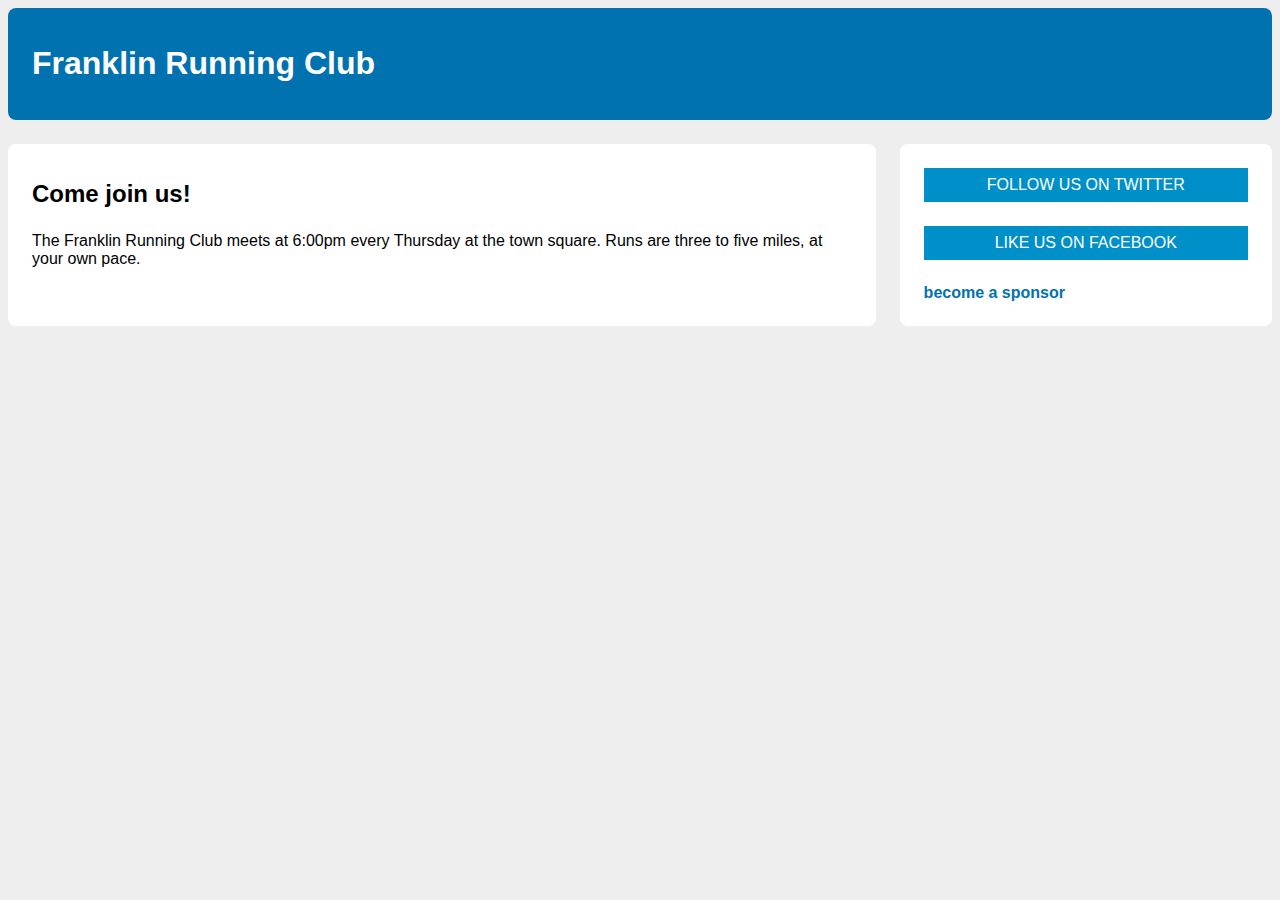
<file: ch03/index.html>
<!DOCTYPE html>
<html lang="en">
<head>
  <meta charset="UTF-8">
  <meta http-equiv="X-UA-Compatible" content="IE=edge">
  <meta name="viewport" content="width=device-width, initial-scale=1.0">
  <title>Document</title>
  <link rel="stylesheet" href="styles.css">
</head>
<body>
  <header>
    <h1>Franklin Running Club</h1>
  </header>
  <div class="container">
    <main class="main">
      <h2>Come join us!</h2>
      <p>
        The Franklin Running Club meets at 6:00pm every Thursday at the town square. Runs are three to five miles, at your own pace.
      </p>
    </main>
    <aside class="sidebar">
      <a href="/twitter" class="button-link">follow us on Twitter</a>
      <a href="/fackbook" class="button-link">like us on Facebook</a>
      <a href="/sponsors" class="sponsor-link">become a sponsor</a>
    </aside>
  </div>
</body>
</html>
</file>
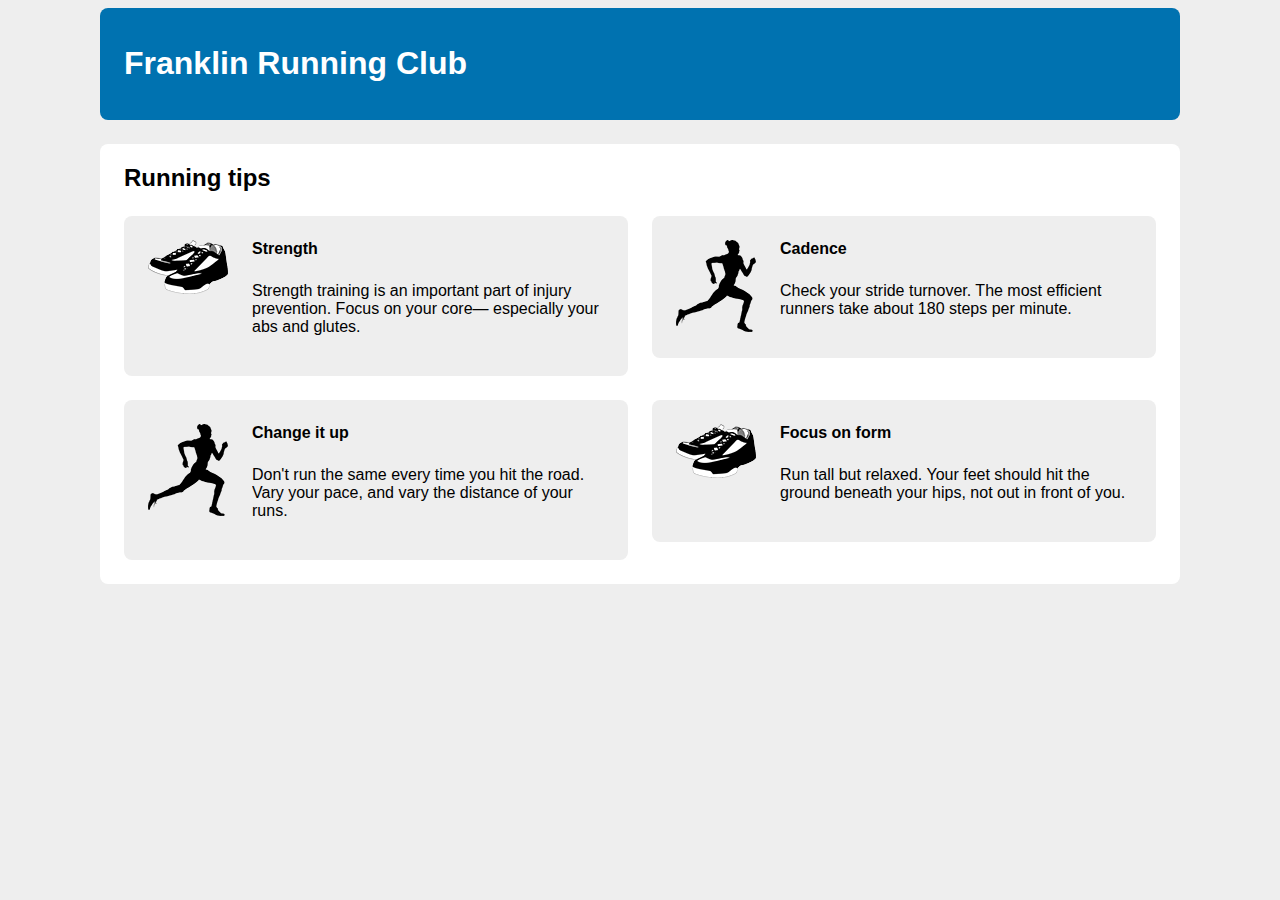
<file: ch04/index.html>
<!doctype html>
<head>
  <link rel="stylesheet" href="styles.css">
</head>

<body>
  <div class="container">
    <header>
      <h1>Franklin Running Club</h1>
    </header>

    <main class="main clearfix">
      <h2>Running tips</h2>

      <div class="row">
        <div class="cloumn-6">
          <div class="media">
            <img class="media-image" src="shoes.png">
            <div class="media-body">
              <h4>Strength</h4>
              <p>
                Strength training is an important part of
                injury prevention. Focus on your core&mdash;
                especially your abs and glutes.
              </p>
            </div>
          </div>
        </div>
        <div class="cloumn-6">
          <div class="media">
            <img class="media-image" src="runner.png">
            <div class="media-body">
              <h4>Cadence</h4>
              <p>
                Check your stride turnover. The most efficient
                runners take about 180 steps per minute.
              </p>
            </div>
          </div>
        </div>
      </div>
      <div class="row">
        <div class="cloumn-6">
          <div class="media">
            <img class="media-image" src="runner.png">
            <div class="media-body">
              <h4>Change it up</h4>
              <p>
                Don't run the same every time you hit the
                road. Vary your pace, and vary the distance
                of your runs.
              </p>
            </div>
          </div>
        </div>
        <div class="cloumn-6">
          <div class="media">
            <img class="media-image" src="shoes.png">
            <div class="media-body">
              <h4>Focus on form</h4>
              <p>
                Run tall but relaxed. Your feet should hit
                the ground beneath your hips, not out in
                front of you.
              </p>
            </div>
          </div>
        </div>
      </div>
    </main>
  </div>
</body>
</file>
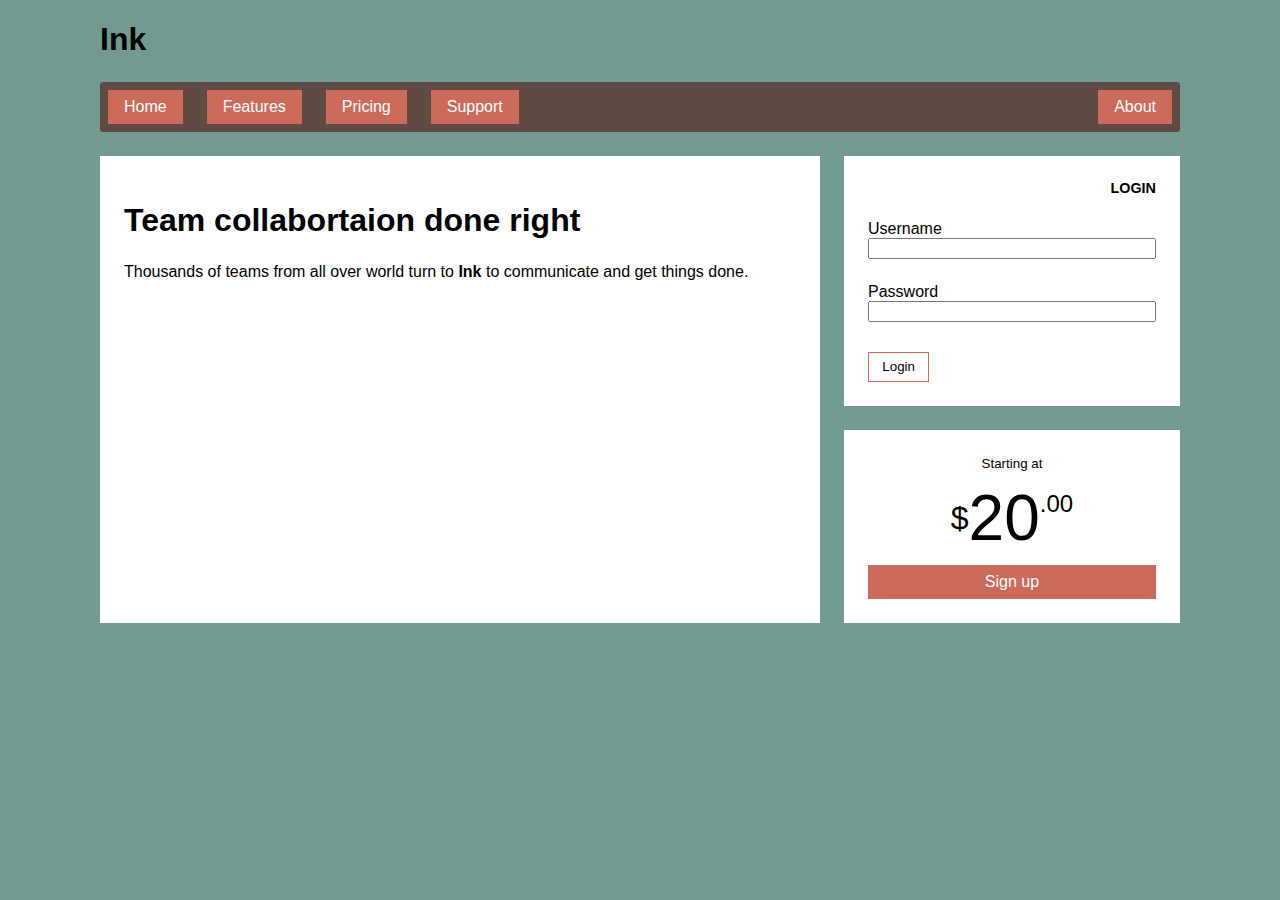
<file: ch05/index.html>
<!DOCTYPE html>
<html lang="en">
<head>
  <meta charset="UTF-8">
  <meta http-equiv="X-UA-Compatible" content="IE=edge">
  <meta name="viewport" content="width=device-width, initial-scale=1.0">
  <title>Flexbox</title>
  <link rel="stylesheet" href="styles.css">
</head>
<body>
  <div class="container">
    <header>
      <h1>Ink</h1>
    </header>
    <nav>
      <ul class="site-nav">
        <li><a href="/">Home</a></li>
        <li><a href="/features">Features</a></li>
        <li><a href="/pricing">Pricing</a></li>
        <li><a href="/support">Support</a></li>
        <li class="nav-right"><a href="/about">About</a></li>
      </ul>
    </nav>
    <main class="flex">
      <div class="column-main tile">
        <h1>Team collabortaion done right</h1>
        <p>Thousands of teams from all over world turn to <b>Ink</b> to communicate and get things done.</p>
      </div>
      <div class="column-side">
        <div class="tile">
          <form class="login-form">
            <h3>Login</h3>
            <p>
              <label for="username">Username</label>
              <input type="text" id="username" name="username" />
            </p>
            <p>
              <label for="password">Password</label>
              <input type="password" id="password" name="pasword" />
            </p>
            <button type="submit">Login</button>
          </form>
        </div>
        <div class="tile centered">
          <small>Starting at</small>
          <div class="cost">
            <span class="cost-currency">$</span>
            <span class="cost-dollars">20</span>
            <span class="cost-cents">.00</span>
          </div>
          <a href="/pricing" class="cta-button">Sign up</a>
        </div>
      </div>
    </main>
  </div>
</body>
</html>
</file>
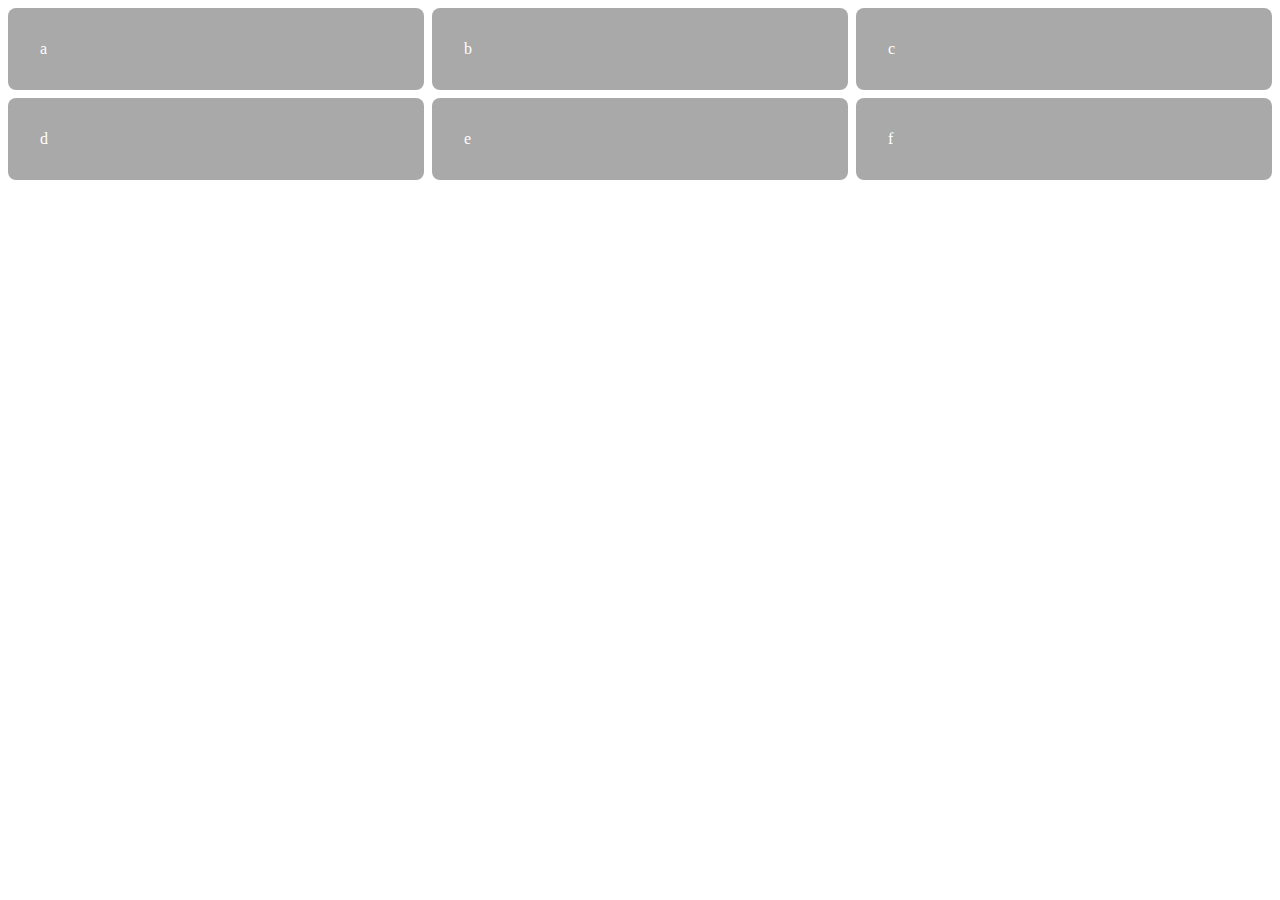
<file: ch06/index.html>
<!DOCTYPE html>
<html lang="en">
<head>
  <meta charset="UTF-8">
  <meta http-equiv="X-UA-Compatible" content="IE=edge">
  <meta name="viewport" content="width=device-width, initial-scale=1.0">
  <title>Document</title>
  <link rel="stylesheet" href="styles.css">
</head>
<body>
  <div class="grid">
    <div class="a">a</div>
    <div class="b">b</div>
    <div class="c">c</div>
    <div class="d">d</div>
    <div class="e">e</div>
    <div class="f">f</div>
  </div>
</body>
</html>
</file>
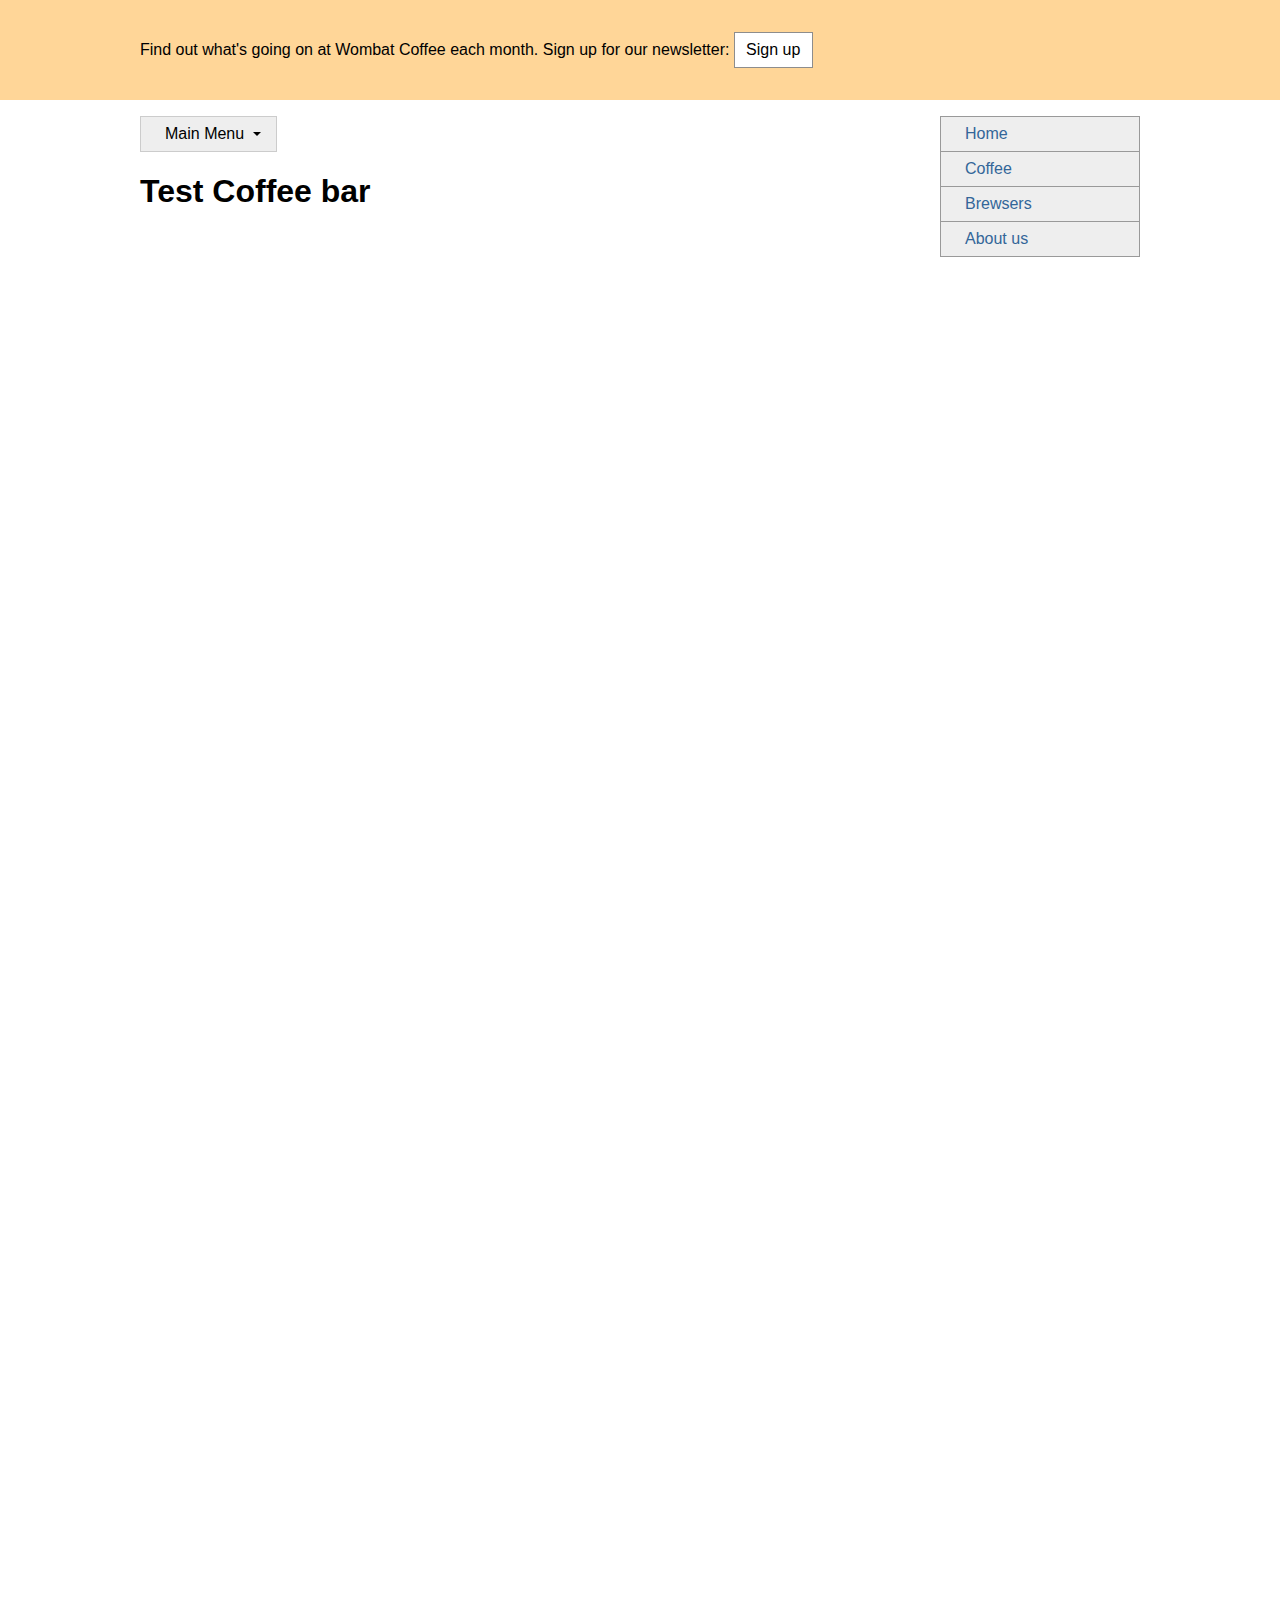
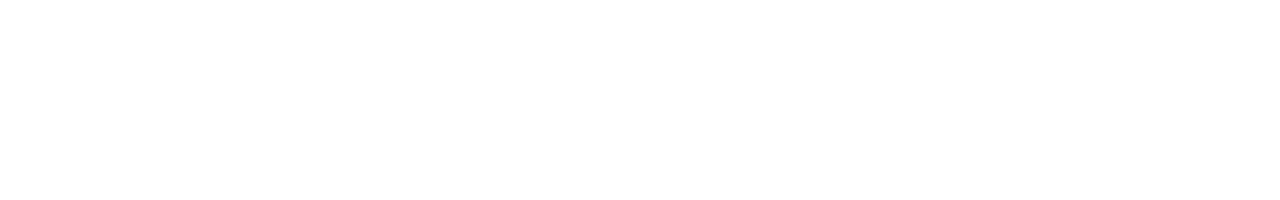
<file: ch07/index.html>
<!doctype html>
<head>
  <style>
    body {
      font-family: Helvetica, Arial, sans-serif;
      min-height: 200vh;
      margin: 0;
    }

    button {
      padding: .5em .7em;
      border: 1px solid #8d8d8d;
      background-color: white;
      font-size: 1em;
    }

    .top-banner {
      padding: 1em 0;
      background-color: #ffd698;
    }

    .top-banner-inner {
      width: 80%;
      max-width: 1000px;
      margin: 0 auto;
    }

    .modal {
      display: none;
    }

    .modal-backdrop {
      position: fixed;
      top: 0;
      right: 0;
      bottom: 0;
      left: 0;
      background-color: rgba(0, 0, 0, 0.5);
      z-index: 1;
    }

    .modal-body {
      position: fixed;
      top: 3em;
      bottom: 3em;
      right: 20%;
      left: 20%;
      padding: 2em 3em;
      background-color: white;
      overflow: auto;
      z-index: 2;
    }

    .modal-close {
      position: absolute;
      top: .3em;
      right: .3em;
      padding: .3em;
      cursor: pointer;
      font-size: 2em;
      height: 1em;
      width: 1em;
      text-indent: 10em;
      overflow: hidden;
      border: 0;
    }
    .modal-close::after {
      position: absolute;
      line-height: 0.5;
      top: .2em;
      left: .1em;
      text-indent: 0;
      content: "\00D7";
    }
    .container {
      width: 80%;
      max-width: 1000px;
      margin: 1em auto;
      display: flex;
      min-height: 100vh;
    }
    .dropdown {
      display: inline-block;
      position: relative;
    }
    .dropdown-label {
      padding: .5em 2em .5em 1.5em;
      border: 1px solid #ccc;
      background-color: #eee;
    }
    .dropdown-label::after {
      content: " ";
      position: absolute;
      right: 1em;
      top: 1em;
      border: 0.3em solid;
      border-color: black transparent transparent;
    }
    .dropdown:hover .dropdown-label::after {
      top: .7em;
      border-color: transparent transparent black;
    }
    .dropdown-menu {
      display: none;
      position: absolute;
      left: 0;
      top: 2.1em;
      min-width: 100%;
      background-color: #eee;
    }
    .dropdown:hover .dropdown-menu {
      display: block;
    }
    .submenu {
      padding-left: 0;
      margin: 0;
      list-style-type: none;
      border: 1px solid #999;
    }
    .submenu > li + li {
      border-top: 1px solid #999;
    }
    .submenu > li > a {
      display: block;
      padding: .5em 1.5em;
      background-color: #eee;
      color: #369;
      text-decoration: none;
    }
    .submenu > li > a:hover {
      background-color: #fff;
    }
    .col-main {
      flex: 1 80%;
    }
    .col-sidebar {
      flex: 20%;
    }
    .affix {
      position: sticky;
      top: 1em;
    }
  </style>
</head>

<body>
  <header class="top-banner">
    <div class="top-banner-inner">
      <p>Find out what's going on at Wombat Coffee each
        month. Sign up for our newsletter:
        <button id="open">Sign up</button>
      </p>
    </div>
  </header>
  <div class="modal" id="modal">
    <div class="modal-backdrop"></div>
    <div class="modal-body">
      <button class="modal-close" id="close">close</button>
      <h2>Wombat Newsletter</h2>
      <p>Sign up for our monthly newsletter. No spam.
         We promise!</p>
      <form>
        <p>
          <label for="email">Email address:</label>
          <input type="text" name="email"/>
        </p>
        <p><button type="submit">Submit</button></p>
      </form>
    </div>
  </div>
  <div class="container">
    <main class="col-main">
      <nav>
        <div class="dropdown">
          <div class="dropdown-label">Main Menu</div>
          <div class="dropdown-menu">
            <ul class="submenu">
              <li><a href="/">Home</a></li>
              <li><a href="/coffee">Coffee</a></li>
              <li><a href="/brewers">Brewsers</a></li>
              <li><a href="/about">About us</a></li>
            </ul>
          </div>
        </div>
      </nav>
      <h1>Test Coffee bar</h1>
    </main>
    <aside class="col-sidebar">
      <div class="affix">
        <ul class="submenu">
          <li><a href="/">Home</a></li>
          <li><a href="/coffee">Coffee</a></li>
          <li><a href="/brewers">Brewsers</a></li>
          <li><a href="/about">About us</a></li>
        </ul>
      </div>
    </aside>
  </div>

<script type="text/javascript">
  var button = document.getElementById('open');
  var close = document.getElementById('close');
  var modal = document.getElementById('modal');

  button.addEventListener('click', function(event) {
    event.preventDefault();
    modal.style.display = 'block';
  });

  close.addEventListener('click', function(event) {
    event.preventDefault();
    modal.style.display = 'none';
  });
</script>
</body>
</file>
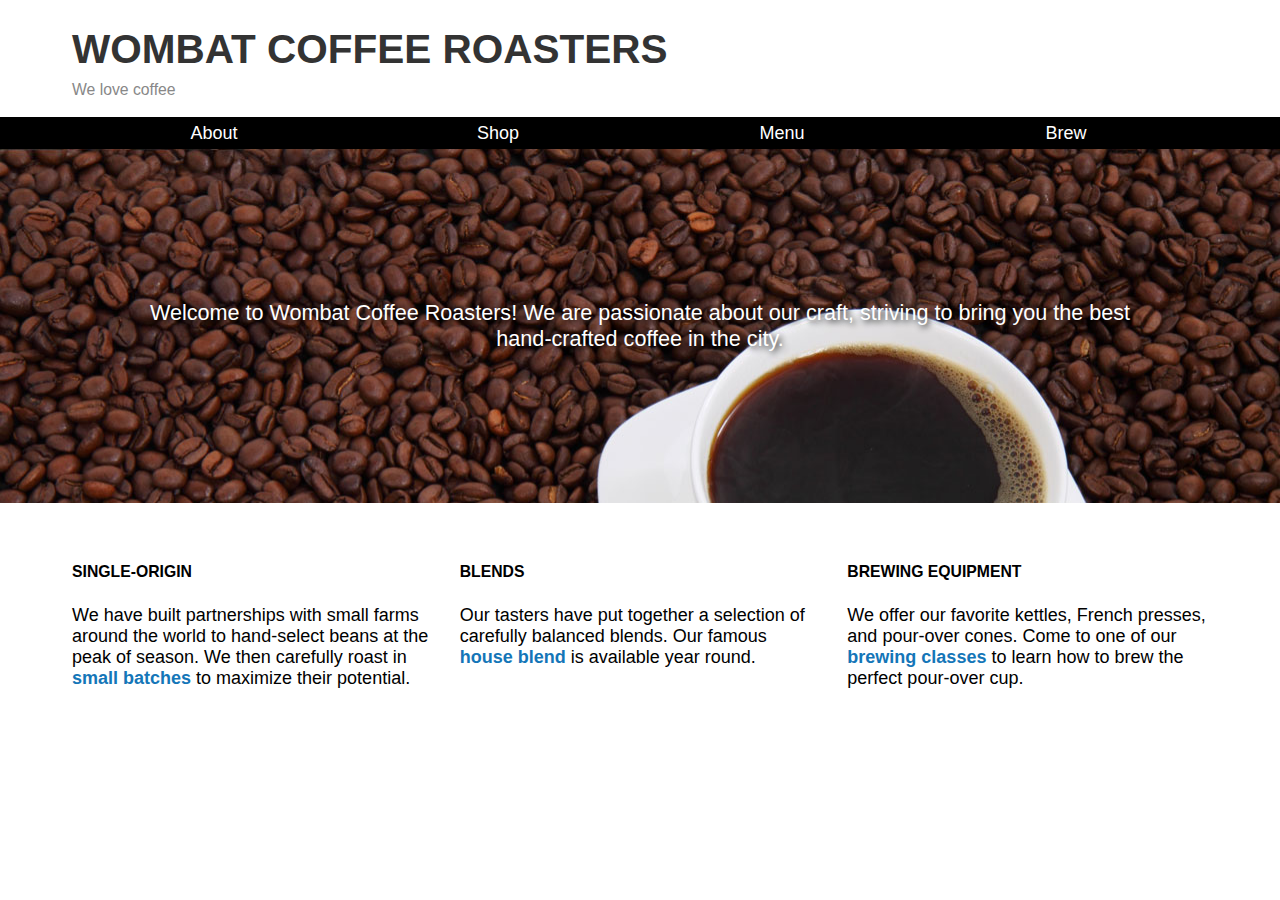
<file: ch08/index.html>
<!doctype html>
<html lang="en">
<head>
  <meta charset="UTF-8">
  <title>Wombat Coffee Roasters</title>
  <link rel="stylesheet" href="styles.css">
</head>

<body>

  <header id="header" class="page-header">
    <div class="title">
      <h1>Wombat Coffee Roasters</h1>
      <div class="slogan">We love coffee</div>
    </div>
  </header>

  <nav class="menu" id="main-menu">
    <button class="menu-toggle" id="toggle-menu">
      toggle menu
    </button>
    <div class="menu-dropdown">
      <ul class="nav-menu">
        <li><a href="/about.html">About</a></li>
        <li><a href="/shop.html">Shop</a></li>
        <li><a href="/menu.html">Menu</a></li>
        <li><a href="/brew.html">Brew</a></li>
      </ul>
    </div>
  </nav>

  <aside id="hero" class="hero">
    Welcome to Wombat Coffee Roasters! We are
    passionate about our craft, striving to bring you
    the best hand-crafted coffee in the city.
  </aside>

  <main id="main">
    <div class="row">
      <section class="column">
        <h2 class="subtitle">Single-origin</h2>
        <p>We have built partnerships with small farms
          around the world to hand-select beans at the
          peak of season. We then carefully roast in
          <a href="/batch-size.html">small batches</a>
          to maximize their potential.</p>
      </section>
      <section class="column">
        <h2 class="subtitle">Blends</h2>
        <p>Our tasters have put together a selection of
          carefully balanced blends. Our famous
          <a href="/house-blend.html">house blend</a>
          is available year round.</p>
      </section>
      <section class="column">
        <h2 class="subtitle">Brewing Equipment</h2>
        <p>We offer our favorite kettles, French
          presses, and pour-over cones. Come to one of
          our <a href="/classes.html">brewing
          classes</a> to learn how to brew the perfect
          pour-over cup.</p>
      </section>
    </div>
  </main>
  <script>
    (function() {
      var button = document.getElementById('toggle-menu')
      button.addEventListener('click', function(e) {
        e.preventDefault()
        var menu = document.getElementById('main-menu')
        menu.classList.toggle('is-open')
      })
    })()
  </script>
</body>
</html>
</file>
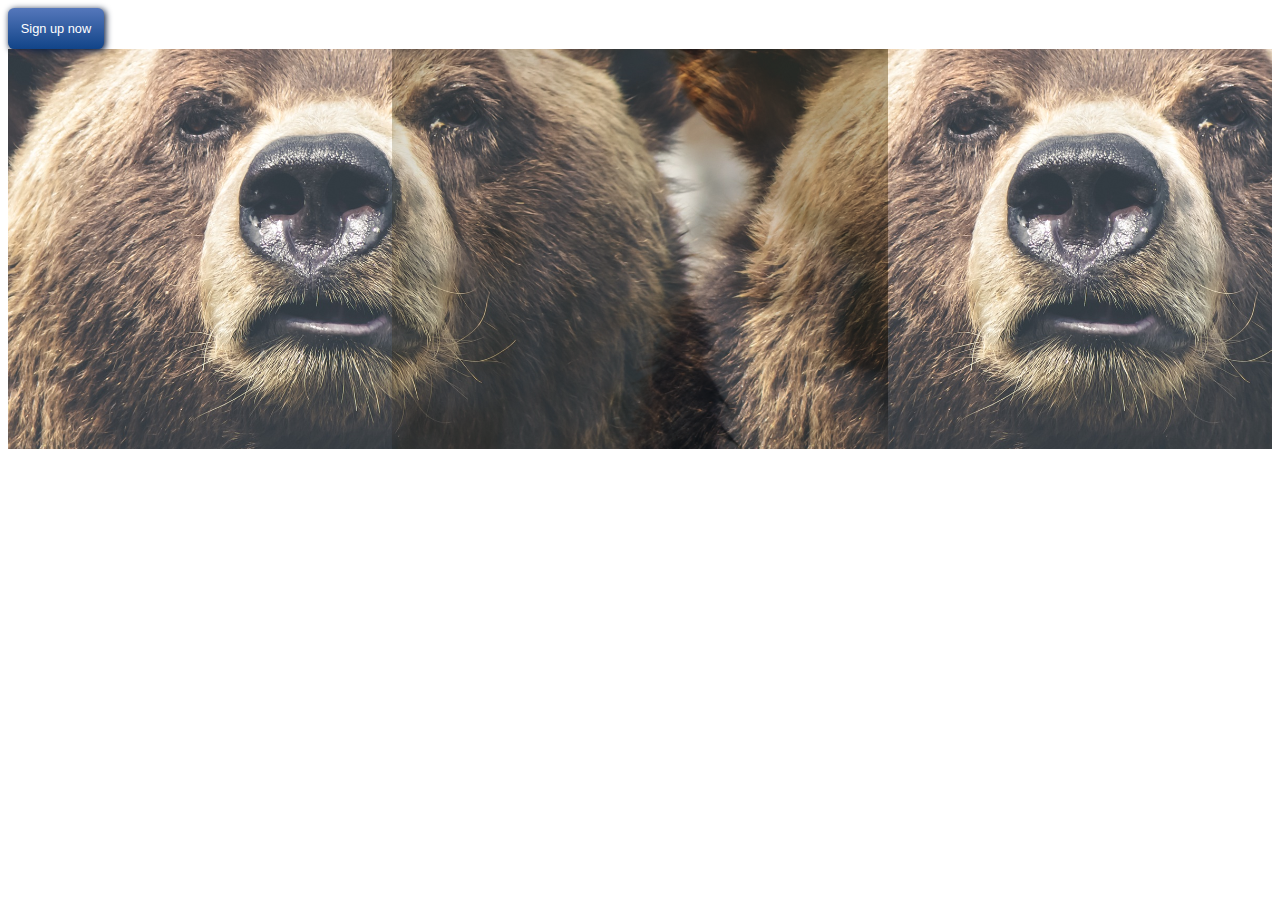
<file: ch11/index.html>
<!DOCTYPE html>
<html lang="en">
<head>
  <meta charset="UTF-8">
  <meta http-equiv="X-UA-Compatible" content="IE=edge">
  <meta name="viewport" content="width=device-width, initial-scale=1.0">
  <title>Document</title>
  <link rel="stylesheet" href="styles.css">
</head>
<body>
  <button class="button">Sign up now</button>
  <div class="blend"></div>
</body>
</html>
</file>
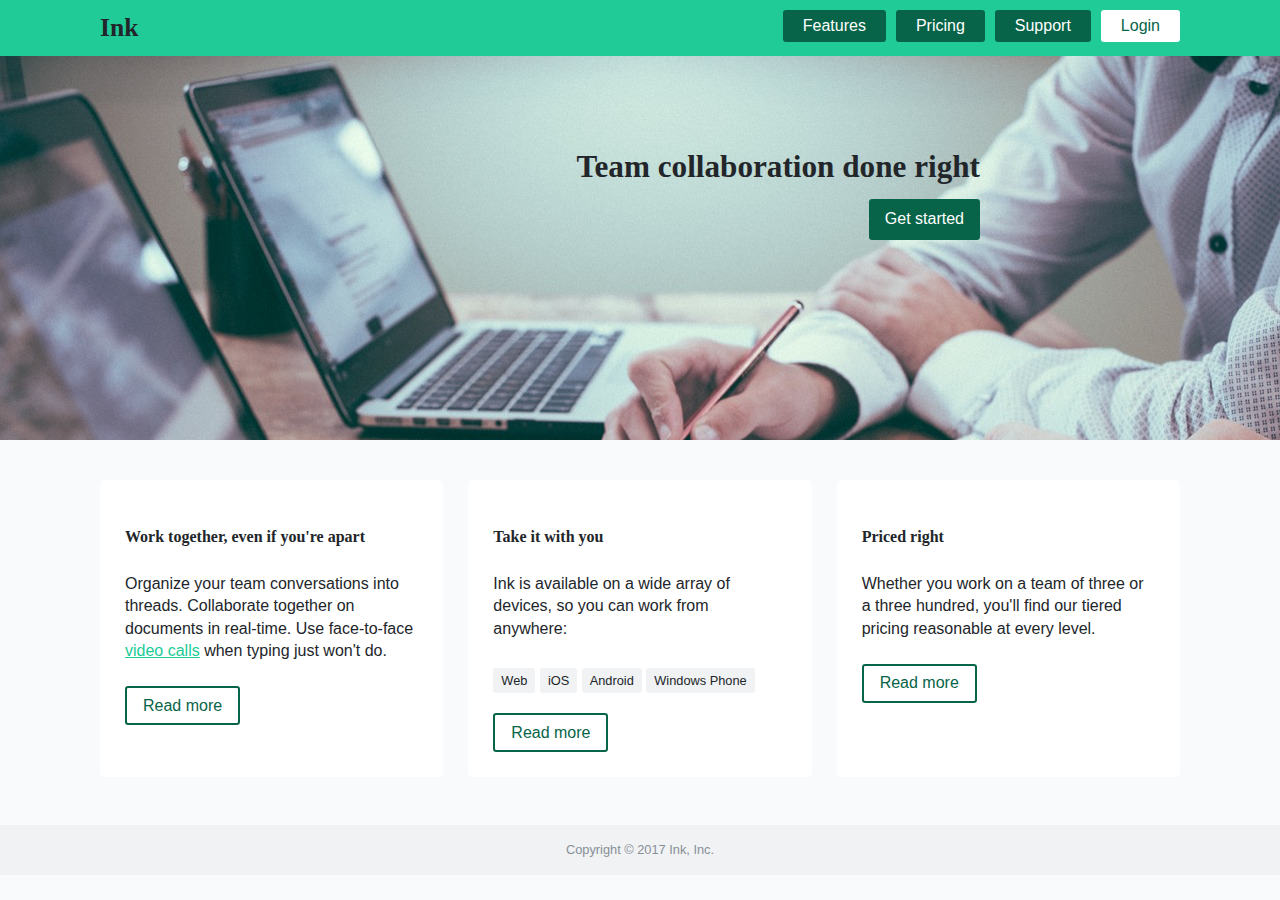
<file: ch12/index.html>
<!doctype html>
<head>
  <link rel="stylesheet" href="styles.css">
</head>
<body>
  <nav class="nav-container">
    <div class="nav-container__inner">
      <a href="/" class="home-link">Ink</a>
      <ul class="top-nav">
        <li><a href="/features">Features</a></li>
        <li><a href="/pricing">Pricing</a></li>
        <li><a href="/support">Support</a></li>
        <li class="top-nav__featured"><a href="/login">Login</a></li>
      </ul>
    </div>
  </nav>
  <div class="hero">
    <div class="hero__inner">
      <h2>Team collaboration done right</h2>
      <a href="/sign-up" class="button button--cta">Get started</a>
    </div>
  </div>

  <div class="container">
    <div class="tile-row">
      <div class="tile">
        <h4>Work together, even if you're apart</h4>
        <p>Organize your team conversations into threads. Collaborate together on documents in real-time. Use face-to-face <a href="/features/video-calling">video calls</a> when typing just won't do.</p>
        <a href="/collaboration" class="button">Read more</a>
      </div>

      <div class="tile">
        <h4>Take it with you</h4>
        <p>Ink is available on a wide array of devices, so you can work from anywhere:</p>
        <ul class="tag-list">
          <li>Web</li>
          <li>iOS</li>
          <li>Android</li>
          <li>Windows Phone</li>
        </ul>
        <a href="/supported-devices" class="button">Read more</a>
      </div>

      <div class="tile">
        <h4>Priced right</h4>
        <p>Whether you work on a team of three or a three hundred, you'll find our tiered pricing reasonable at every level.</p>
        <a href="/pricing" class="button">Read more</a>
      </div>
    </div>
  </div>

  <footer class="page-footer">
    <div class="page-footer__inner">
      Copyright &copy; 2017 Ink, Inc.
    </div>
  </footer>
</body>
</file>
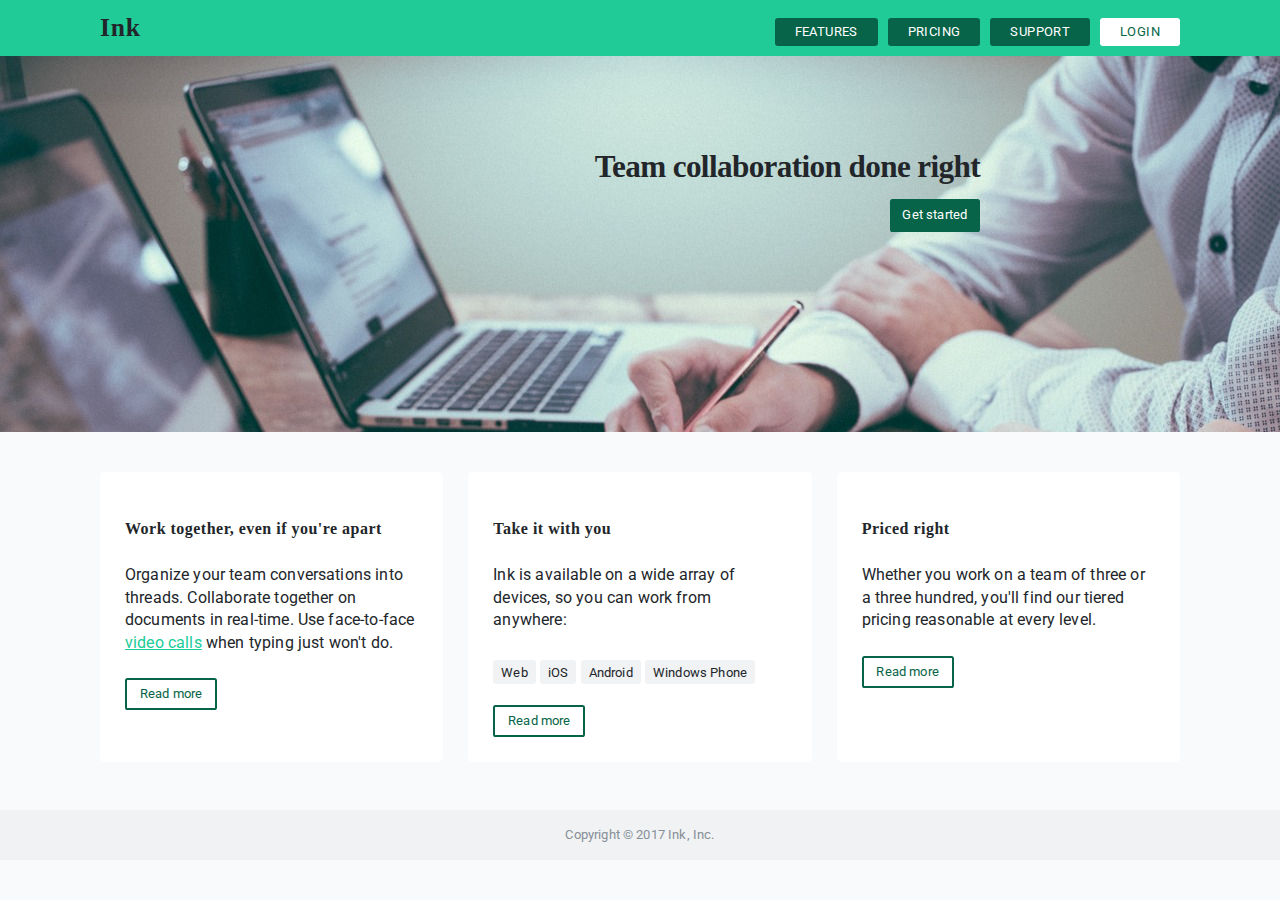
<file: ch13/index.html>
<!doctype html>
<head>
  <link rel="preconnect" href="https://fonts.googleapis.com">
  <link rel="preconnect" href="https://fonts.gstatic.com" crossorigin>
  <link href="https://fonts.googleapis.com/css2?family=Roboto:wght@300&family=Sansita:wght@800&display=swap" rel="stylesheet">
  <link rel="stylesheet" href="styles.css">
</head>
<body>
  <nav class="nav-container">
    <div class="nav-container__inner">
      <a href="/" class="home-link">Ink</a>
      <ul class="top-nav">
        <li><a href="/features">Features</a></li>
        <li><a href="/pricing">Pricing</a></li>
        <li><a href="/support">Support</a></li>
        <li class="top-nav__featured"><a href="/login">Login</a></li>
      </ul>
    </div>
  </nav>
  <div class="hero">
    <div class="hero__inner">
      <h2>Team collaboration done right</h2>
      <a href="/sign-up" class="button button--cta">Get started</a>
    </div>
  </div>

  <div class="container">
    <div class="tile-row">
      <div class="tile">
        <h4>Work together, even if you're apart</h4>
        <p>Organize your team conversations into threads. Collaborate together on documents in real-time. Use face-to-face <a href="/features/video-calling">video calls</a> when typing just won't do.</p>
        <a href="/collaboration" class="button">Read more</a>
      </div>

      <div class="tile">
        <h4>Take it with you</h4>
        <p>Ink is available on a wide array of devices, so you can work from anywhere:</p>
        <ul class="tag-list">
          <li>Web</li>
          <li>iOS</li>
          <li>Android</li>
          <li>Windows Phone</li>
        </ul>
        <a href="/supported-devices" class="button">Read more</a>
      </div>

      <div class="tile">
        <h4>Priced right</h4>
        <p>Whether you work on a team of three or a three hundred, you'll find our tiered pricing reasonable at every level.</p>
        <a href="/pricing" class="button">Read more</a>
      </div>
    </div>
  </div>

  <footer class="page-footer">
    <div class="page-footer__inner">
      Copyright &copy; 2017 Ink, Inc.
    </div>
  </footer>
</body>
</file>
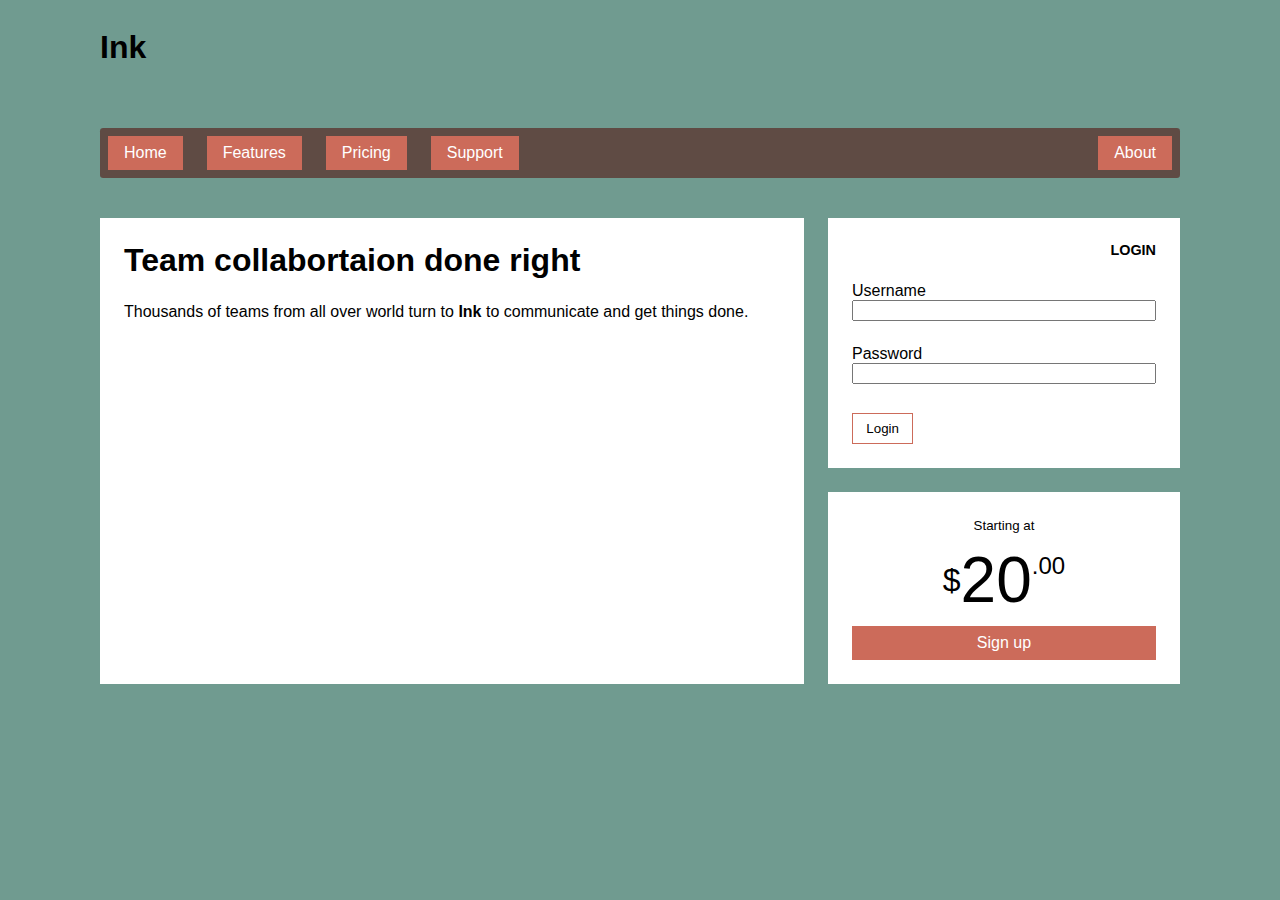
<file: ch06/index2.html>
<!DOCTYPE html>
<html lang="en">
  <head>
    <meta charset="UTF-8" />
    <meta http-equiv="X-UA-Compatible" content="IE=edge" />
    <meta name="viewport" content="width=device-width, initial-scale=1.0" />
    <title>Document</title>
    <link rel="stylesheet" href="styles2.css" />
  </head>
  <body>
    <div class="container">
      <header>
        <h1>Ink</h1>
      </header>
      <nav>
        <ul class="site-nav">
          <li><a href="/">Home</a></li>
          <li><a href="/features">Features</a></li>
          <li><a href="/pricing">Pricing</a></li>
          <li><a href="/support">Support</a></li>
          <li class="nav-right"><a href="/about">About</a></li>
        </ul>
      </nav>
      <main class="main tile">
        <h1>Team collabortaion done right</h1>
        <p>
          Thousands of teams from all over world turn to <b>Ink</b> to
          communicate and get things done.
        </p>
      </main>
      <div class="sidebar-top tile">
        <form class="login-form">
          <h3>Login</h3>
          <p>
            <label for="username">Username</label>
            <input type="text" id="username" name="username" />
          </p>
          <p>
            <label for="password">Password</label>
            <input type="password" id="password" name="pasword" />
          </p>
          <button type="submit">Login</button>
        </form>
      </div>
      <div class="sidebar-bottom tile centered">
        <small>Starting at</small>
        <div class="cost">
          <span class="cost-currency">$</span>
          <span class="cost-dollars">20</span>
          <span class="cost-cents">.00</span>
        </div>
        <a href="/pricing" class="cta-button">Sign up</a>
      </div>
    </div>
  </body>
</html>
</file>
<file: ch03/styles.css>
html {
  box-sizing: border-box;
}

*, 
::before,
::after {
  box-sizing: inherit;
}
body {
  background-color: #eee;
  font-family: Arial, Helvetica, sans-serif;
}

body * + * {
  margin-top: 1.5em;
}

header {
  padding: 1em 1.5em;
  color: #fff;
  background-color: #0072b0;
  border-radius: 0.5em;
}

.container {
  display: flex;
}

.main {
  background-color: #fff;
  border-radius: 0.5em;
  width: 70%;
  padding: 1em 1.5em;
}

.sidebar {
  margin-top: 0;
  padding: 1.5em;
  background-color: #fff;
  border-radius: 0.5em;
  margin-left: 1.5em;
  width: 30%;
}

.button-link {
  display: block;
  padding: 0.5em;
  color: #fff;
  background-color: #0090C9;
  text-align: center;
  text-decoration: none;
  text-transform: uppercase;
}

.sponsor-link {
  display: block;
  color: #0072b0;
  font-weight: bold;
  text-decoration: none;
}
</file>
<file: ch04/styles.css>
:root {
  box-sizing: border-box;
}

*,
::before,
::after {
  box-sizing: inherit;
}

body {
  background-color: #eee;
  font-family: Helvetica, Arial, sans-serif;
}

body * + * {
  margin-top: 1.5em;
}

header {
  padding: 1em 1.5em;
  color: #fff;
  background-color: #0072b0;
  border-radius: .5em;
  margin-bottom: 1.5em;
}

.main {
  padding: 0 1.5em 1.5em;
  background-color: #fff;
  border-radius: .5em;
}

.container {
  max-width: 1080px;
  margin: 0 auto;
}

.media {
  padding: 1.5em;
  background-color: #eee;
  border-radius: 0.5em;
}

.media-image {
  float: left;
  margin-right: 1.5em;
}

.media-body {
  overflow: auto;
  margin-top: 0;
}

.media-body h4 {
  margin-top: 0;
}

.clearfix::before,
.clearfix::after {
  display: table;
  content: " ";
}
.clearfix::after {
  clear: both;
}

.row {
  margin-left: -0.75em;
  margin-right: -0.75em;
}

.row::after {
  content: " ";
  display: block;
  clear: both;
}

[class*="cloumn-"] {
  float: left;
  padding: 0 0.75em;
  margin-top: 0;
}
.cloumn-1 {
  width: 8.3333%;
}
.cloumn-2 {
  width: 16.6667%;
}
.cloumn-3 {
  width: 25%;
}
.cloumn-4 {
  width: 33.3333%;
}
.cloumn-5 {
  width: 41.6667%;
}
.cloumn-6 {
  width: 50%;
}
.cloumn-7 {
  width: 58.3333%;
}
.cloumn-8 {
  width: 66.6667%;
}
.cloumn-9 {
  width: 75%;
}
.cloumn-10 {
  width: 83.3333%;
}
.cloumn-11 {
  width: 91.6667%;
}
.cloumn-12 {
  width: 100%;
}
</file>
<file: ch05/styles.css>
:root {
  box-sizing: border-box;
}

*,
::before,
::after {
  box-sizing: inherit;
}

body {
  background-color: #709b90;
  font-family: Helvetica, Arial, sans-serif;
}

body * + * {
  margin-top: 1.5em;
}

.container {
  max-width: 1080px;
  margin: 0 auto;
}

.site-nav {
  display: flex;
  padding: 0.5em;
  list-style-type: none;
  background-color: #5f4b44;
  border-radius: .2em;
}

.site-nav > li {
  margin-top: 0;
}

.site-nav > li > a {
  background-color: #cc6b5a;
  color: white;
  text-decoration: none;
  display: block;
  padding: 0.5em 1em;
}

.site-nav > li + li {
  margin-left: 1.5em;
}

.site-nav > .nav-right {
  margin-left: auto;
}

.tile {
  padding: 1.5em;
  background-color: #fff;
}

.flex {
  display: flex;
}

.flex > * + * {
  margin-top: 0;
  margin-left: 1.5em;
}

.column-main {
  flex: 2;
}

.column-side {
  flex: 1;
  display: flex;
  flex-direction: column;
}

.login-form h3 {
  margin: 0;
  font-size: 0.9em;
  font-weight: bold;
  text-align: right;
  text-transform: uppercase;
}

.login-form input:not([type=checkbox]):not([type=radio]) {
  display: block;
  width: 100%;
  margin-top: 0;
}

.login-form button {
  margin-top: 1em;
  border: 1px solid #cc6b5a;
  background-color: white;
  padding: .5em 1em;
  cursor: pointer;
}

.centered {
  text-align: center;
}

.cost {
  display: flex;
  justify-content: center;
  align-items: center;
  line-height: .7;
}

.cost span {
  margin-top: 0;
}

.cost-currency {
  font-size: 2rem;
}

.cost-dollars {
  font-size: 4rem;
}

.cost-cents {
  font-size: 1.5rem;
  align-self: flex-start;
}

.cta-button {
  display: block;
  background-color: #cc6b5a;
  color: white;
  padding: .5em 1em;
  text-decoration: none;
}
</file>
<file: ch06/styles.css>
.grid {
  display: grid;
  grid-template-columns: 1fr 1fr 1fr;
  grid-template-rows: 1fr 1fr;
  grid-gap: .5em;
}

.grid > * {
  background-color: darkgray;
  color: white;
  padding: 2em;
  border-radius: .5em;
}
</file>
<file: ch08/styles.css>
:root {
  box-sizing: border-box;
  font-size: calc(1vw + 0.6em);
}

@media (min-width: 50em) {
  :root {
    font-size: 1.125em;
  }
}

*,
*::before,
*::after {
  box-sizing: inherit;
}

body {
  margin: 0;
  font-family: Helvetica, Arial, sans-serif;
}

/*
 * Links
 */
a:link {
  color: #1476b8;
  font-weight: bold;
  text-decoration: none;
}
a:visited {
  color: #1430b8;
}
a:hover {
  text-decoration: underline;
}
a:active {
  color: #b81414;
}

/*
 * Header section
 */
.page-header {
  padding: 0.4em 1em;
  background-color: #fff;
}

@media (min-width: 35em) {
  .page-header {
    padding: 1em;
  }
}

@media (min-width: 50em) {
  .page-header {
    padding: 1em 4em;
  }
}

.title > h1 {
  color: #333;
  text-transform: uppercase;
  font-size: 1.5rem;
  margin: .2em 0;
}

@media (min-width: 35em) {
  .title > h1 {
    font-size: 2.25rem;  
  }
}

.slogan {
  color: #888;
  font-size: 0.875em;
  margin: 0;
}

/*
 * Hero image
 */
.hero {
  padding: 2em 1em;
  text-align: center;
  background-image: url(coffee-beans-small.jpg);
  background-size: 100%;
  color: #fff;
  text-shadow: 0.1em 0.1em 0.3em #000;
}

@media (min-width: 35em) {
  .hero {
    padding: 5em 3em;
    font-size: 1.2rem;
    background-image: url(coffee-beans-medium.jpg);
  }
}

@media (min-width: 50em) {
  .hero {
    padding: 7em 6em;
    background-image: url(coffee-beans.jpg);
  }
}

/*
 * Main section
 */
 main {
   padding: 1em;
 }

 @media (min-width: 35em) {
  main {
    padding: 2em 1em;
  }
}

@media (min-width: 50em) {
  main {
    padding: 2em 4em;
  }
}

.subtitle {
  margin-top: 1.5em;
  margin-bottom: 1.5em;
  font-size: 0.875rem;
  text-transform: uppercase;
}

.menu {
  position: relative;
}

.menu-toggle {
  position: absolute;
  top: -1.2em;
  right: 0.1em;
  border: 0;
  background-color: transparent;
  font-size: 3em;
  width: 1em;
  height: 1em;
  line-height: 0.4;
  text-indent: 5em;
  white-space: nowrap;
  overflow: hidden;
}
.menu-toggle::after {
  position: absolute;
  top: 0.2em;
  left: 0.2em;
  display: block;
  content: "\2261";
  text-indent: 0;
}

.menu-dropdown {
  display: none;
  position: absolute;
  right: 0;
  left: 0;
  margin: 0;
}

.menu.is-open .menu-dropdown {
  display: block;
}

@media (min-width: 35em) {
  .menu-toggle {
    display: none;
  }
  .menu-dropdown {
    display: block;
    position: static;
  }
}

.nav-menu {
  margin: 0;
  padding-left: 0;
  border: 1px solid #ccc;
  list-style: none;
  background-color: #000;
  color: #fff;
}

.nav-menu > li + li {
  border-top: 1px solid #ccc;
}

.nav-menu > li > a {
  display: block;
  padding: .8em 1em;
  color: #fff;
  font-weight: normal;
}

@media (min-width: 35em) {
  .nav-menu {
    display: flex;
    border: 0;
    padding: 0 1em;
  }
  .nav-menu > li {
    flex: 1
  }
  .nav-menu > li + li {
    border: 0;
  }
  .nav-menu > li > a {
    padding: .3em;
    text-align: center;
  }
}

@media (min-width: 50em) {
  .nav-menu {
    padding: 0 4em;
  }
}

@media (min-width: 35em) {
  .row {
    display: flex;
    margin-left: -0.75em;
    margin-right: -0.75em;
  }
  .column {
    flex: 1;
    margin-left: 0.75em;
    margin-right: 0.75em;
  }
}
</file>
<file: ch11/styles.css>
.button {
  padding: 1em;
  border: 0;
  font-size: 0.8rem;
  color: white;
  border-radius: .5em;
  background-image: linear-gradient(180deg, #57b, #148);
  box-shadow: .1em .1em .5em #124;
}

.button:active {
  box-shadow: inset 0 0 0.5em #124,
              inset 0 0.5em 1em rgba(0, 0, 0, 0.4);
}

.button:focus {
  outline: none;
}

.blend {
  min-height: 400px;
  background-image: url(bear.jpg), url(bear.jpg);
  background-size: cover;
  background-repeat: no-repeat;
  background-position: -30vw, 30vw;
  background-blend-mode: multiply;
}
</file>
<file: ch12/styles.css>
html {
  --brand-green: hsl(162deg 87% 21%);
  --dark-green: hsl(162deg 88% 30%);
  --medium-green: hsl(162deg 73% 46%);

  --text-color: hsl(210deg 11% 15%);
  --gray: hsl(210deg 7% 56%);
  --light-gray: hsl(210deg 17% 95%);
  --extra-light-gray: hsl(210deg 17% 98%);

  --white: hsl(0deg 0% 100%);
  --red: hsl(342deg 63%, 46%);

  box-sizing: border-box;
  color: var(--text-color);
}
*,
*::before,
*::after {
  box-sizing: inherit;
}

body {
  margin: 0;
  font-family: Helvetica, Arial, sans-serif;
  line-height: 1.4;
  background-color: var(--extra-light-gray);
}

h1, h2, h3, h4 {
  font-family: Georgia, serif;
}

p {
  margin-top: 1.5em;
  margin-bottom: 1.5em;
}

a {
  color: var(--medium-green);
}
a:visited {
  color: var(--brand-green);
}
a:hover {
  color: var(--brand-green);
}
a:active {
  color: var(--red);
}

.nav-container {
  background-color: var(--medium-green);
}

.nav-container__inner {
  display: flex;
  justify-content: space-between;
  max-width: 1080px;
  margin: 0 auto;
  padding: 0.625em 0;
}

.home-link {
  color: var(--text-color);
  font-size: 1.6rem;
  font-family: Georgia, serif;
  font-weight: bold;
  text-decoration: none;
}

.top-nav {
  display: flex;
  list-style-type: none;
  margin: 0;
}

.top-nav > li + li {
  margin-left: 0.625em;
}

.top-nav a {
  display: block;
  padding: .3em 1.25em;
  color: var(--white);
  background: var(--brand-green);
  text-decoration: none;
  border-radius: 3px;
}
.top-nav a:hover {
  background-color: var(--dark-green);
}

.top-nav__featured > a {
  color: var(--brand-green);
  background-color: var(--white);
}

.top-nav__featured > a:hover {
  color: var(--medium-green);
  background-color: var(--white);
}

.hero {
  background: url(collaboration.jpg) no-repeat;
  background-size: cover;
  margin-bottom: 2.5em;
}

.hero__inner {
  max-width: 1080px;
  margin: 0 auto;
  padding: 5.5625em  12.5em 12.5em 0;
  text-align: right;
}

.hero h2 {
  font-size: 1.95rem;
  margin-top: 0;
  margin-bottom: 0.625rem;
}

.button {
  display: inline-block;
  padding: .4em 1em;
  color: var(--brand-green);
  border: 2px solid var(--brand-green);
  border-radius: .2em;
  text-decoration: none;
  font-size: 1rem;
}
.button:hover {
  background-color: var(--dark-green);
  color: var(--white);
}

.button--cta {
  padding: .6em 1em;
  background-color: var(--brand-green);
  color: var(--white);
  border: none;
}

.container {
  max-width: 1080px;
  margin: 0 auto;
}

.tile-row {
  display: flex;
}

.tile-row > * {
  flex: 1;
}

.tile-row > * + * {
  margin-left: 1.5625em;
}

.tile {
  background-color: var(--white);
  border-radius: .3em;
  padding: 1.5625em;
}

.tile > h4 {
  margin-bottom: 1.5em;
}
 
.page-footer {
  margin-top: 3em;
  padding: 1em 0;
  background-color: var(--light-gray);
  color: var(--gray);
}

.page-footer__inner {
  margin: 0 auto;
  max-width: 1080px;
  text-align: center;
  font-size: .8rem;
}

.tag-list {
  list-style: none;
  padding-left: 0;
}

.tag-list > li {
  display: inline;
  padding: 0.3rem 0.5rem;
  font-size: 0.8rem;
  border-radius: 0.2rem;
  background-color: var(--light-gray);
  line-height: 2.6;
}
</file>
<file: ch13/styles.css>
html {
  --brand-green: hsl(162deg 87% 21%);
  --dark-green: hsl(162deg 88% 30%);
  --medium-green: hsl(162deg 73% 46%);

  --text-color: hsl(210deg 11% 15%);
  --gray: hsl(210deg 7% 56%);
  --light-gray: hsl(210deg 17% 95%);
  --extra-light-gray: hsl(210deg 17% 98%);

  --white: hsl(0deg 0% 100%);
  --red: hsl(342deg 63%, 46%);

  box-sizing: border-box;
  color: var(--text-color);
}
*,
*::before,
*::after {
  box-sizing: inherit;
}

body {
  margin: 0;
  font-family: Roboto, sans-serif;
  line-height: 1.4;
  background-color: var(--extra-light-gray);
  letter-spacing: 0.01em;
}

h1, h2, h3, h4 {
  font-family: Snasita, serif;
  letter-spacing: 0.03em;
}

p {
  margin-top: 1.5em;
  margin-bottom: 1.5em;
}

a {
  color: var(--medium-green);
}
a:visited {
  color: var(--brand-green);
}
a:hover {
  color: var(--brand-green);
}
a:active {
  color: var(--red);
}

.nav-container {
  background-color: var(--medium-green);
}

.nav-container__inner {
  display: flex;
  justify-content: space-between;
  align-items: flex-end;
  max-width: 1080px;
  margin: 0 auto;
  padding: 0.625em 0;
}

.home-link {
  color: var(--text-color);
  font-size: 1.6rem;
  font-family: Snasita, serif;
  font-weight: bold;
  text-decoration: none;
  letter-spacing: 0.03em;
}

.top-nav {
  display: flex;
  list-style-type: none;
  margin: 0;
}

.top-nav > li + li {
  margin-left: 0.625em;
}

.top-nav a {
  display: block;
  font-size: 0.8rem;
  padding: .3rem 1.25rem;
  color: var(--white);
  background: var(--brand-green);
  text-decoration: none;
  border-radius: 3px;
  text-transform: uppercase;
  letter-spacing: 0.03em;
}
.top-nav a:hover {
  background-color: var(--dark-green);
}

.top-nav__featured > a {
  color: var(--brand-green);
  background-color: var(--white);
}

.top-nav__featured > a:hover {
  color: var(--medium-green);
  background-color: var(--white);
}

.hero {
  background: url(collaboration.jpg) no-repeat;
  background-size: cover;
  margin-bottom: 2.5em;
}

.hero__inner {
  max-width: 1080px;
  margin: 0 auto;
  padding: 5.5625em  12.5em 12.5em 0;
  text-align: right;
}

.hero h2 {
  font-size: 1.95rem;
  margin-top: 0;
  margin-bottom: 0.625rem;
  letter-spacing: -0.02em;
}

.button {
  display: inline-block;
  padding: .4em 1em;
  color: var(--brand-green);
  border: 2px solid var(--brand-green);
  border-radius: .2em;
  text-decoration: none;
  font-size: 0.8rem;
}
.button:hover {
  background-color: var(--dark-green);
  color: var(--white);
}

.button--cta {
  padding: .6em 1em;
  background-color: var(--brand-green);
  color: var(--white);
  border: none;
}

.container {
  max-width: 1080px;
  margin: 0 auto;
}

.tile-row {
  display: flex;
}

.tile-row > * {
  flex: 1;
}

.tile-row > * + * {
  margin-left: 1.5625em;
}

.tile {
  background-color: var(--white);
  border-radius: .3em;
  padding: 1.5625em;
}

.tile > h4 {
  margin-bottom: 1.5em;
}
 
.page-footer {
  margin-top: 3em;
  padding: 1em 0;
  background-color: var(--light-gray);
  color: var(--gray);
}

.page-footer__inner {
  margin: 0 auto;
  max-width: 1080px;
  text-align: center;
  font-size: .8rem;
}

.tag-list {
  list-style: none;
  padding-left: 0;
}

.tag-list > li {
  display: inline;
  padding: 0.3rem 0.5rem;
  font-size: 0.8rem;
  border-radius: 0.2rem;
  background-color: var(--light-gray);
  line-height: 2.6;
}
</file>
<file: ch06/styles2.css>
:root {
  box-sizing: border-box;
}

*,
::before,
::after {
  box-sizing: inherit;
}

body {
  background-color: #709b90;
  font-family: Helvetica, Arial, sans-serif;
}

.container {
  display: grid;
  grid-template-columns: 2fr 1fr;
  grid-template-rows: repeat(4, auto);
  grid-gap: 1.5em;
  max-width: 1080px;
  margin: 0 auto;
}

header, nav {
  grid-column: 1 / 3;
  grid-row: span 1;
}

.main {
  grid-column: 1 / 2;
  grid-row: 3 / 5;
}

.sidebar-top {
  grid-column: 2 / 3;
  grid-row: 3 / 4;
}

.sidebar-bottom {
  grid-column: 2 / 3;
  grid-row: 4 / 5;
}

.site-nav {
  display: flex;
  padding: 0.5em;
  list-style-type: none;
  background-color: #5f4b44;
  border-radius: .2em;
}

.site-nav > li {
  margin-top: 0;
}

.site-nav > li > a {
  background-color: #cc6b5a;
  color: white;
  text-decoration: none;
  display: block;
  padding: 0.5em 1em;
}

.site-nav > li + li {
  margin-left: 1.5em;
}

.site-nav > .nav-right {
  margin-left: auto;
}

.tile {
  padding: 1.5em;
  background-color: #fff;
}

.tile > :first-child {
  margin-top: 0;
}

.tile * + * {
  margin-top: 1.5em;
}

.login-form h3 {
  margin: 0;
  font-size: 0.9em;
  font-weight: bold;
  text-align: right;
  text-transform: uppercase;
}

.login-form input:not([type=checkbox]):not([type=radio]) {
  display: block;
  width: 100%;
  margin-top: 0;
}

.login-form button {
  margin-top: 1em;
  border: 1px solid #cc6b5a;
  background-color: white;
  padding: .5em 1em;
  cursor: pointer;
}

.centered {
  text-align: center;
}

.cost {
  display: flex;
  justify-content: center;
  align-items: center;
  line-height: .7;
}

.cost span {
  margin-top: 0;
}

.cost-currency {
  font-size: 2rem;
}

.cost-dollars {
  font-size: 4rem;
}

.cost-cents {
  font-size: 1.5rem;
  align-self: flex-start;
}

.cta-button {
  display: block;
  background-color: #cc6b5a;
  color: white;
  padding: .5em 1em;
  text-decoration: none;
}
</file>
